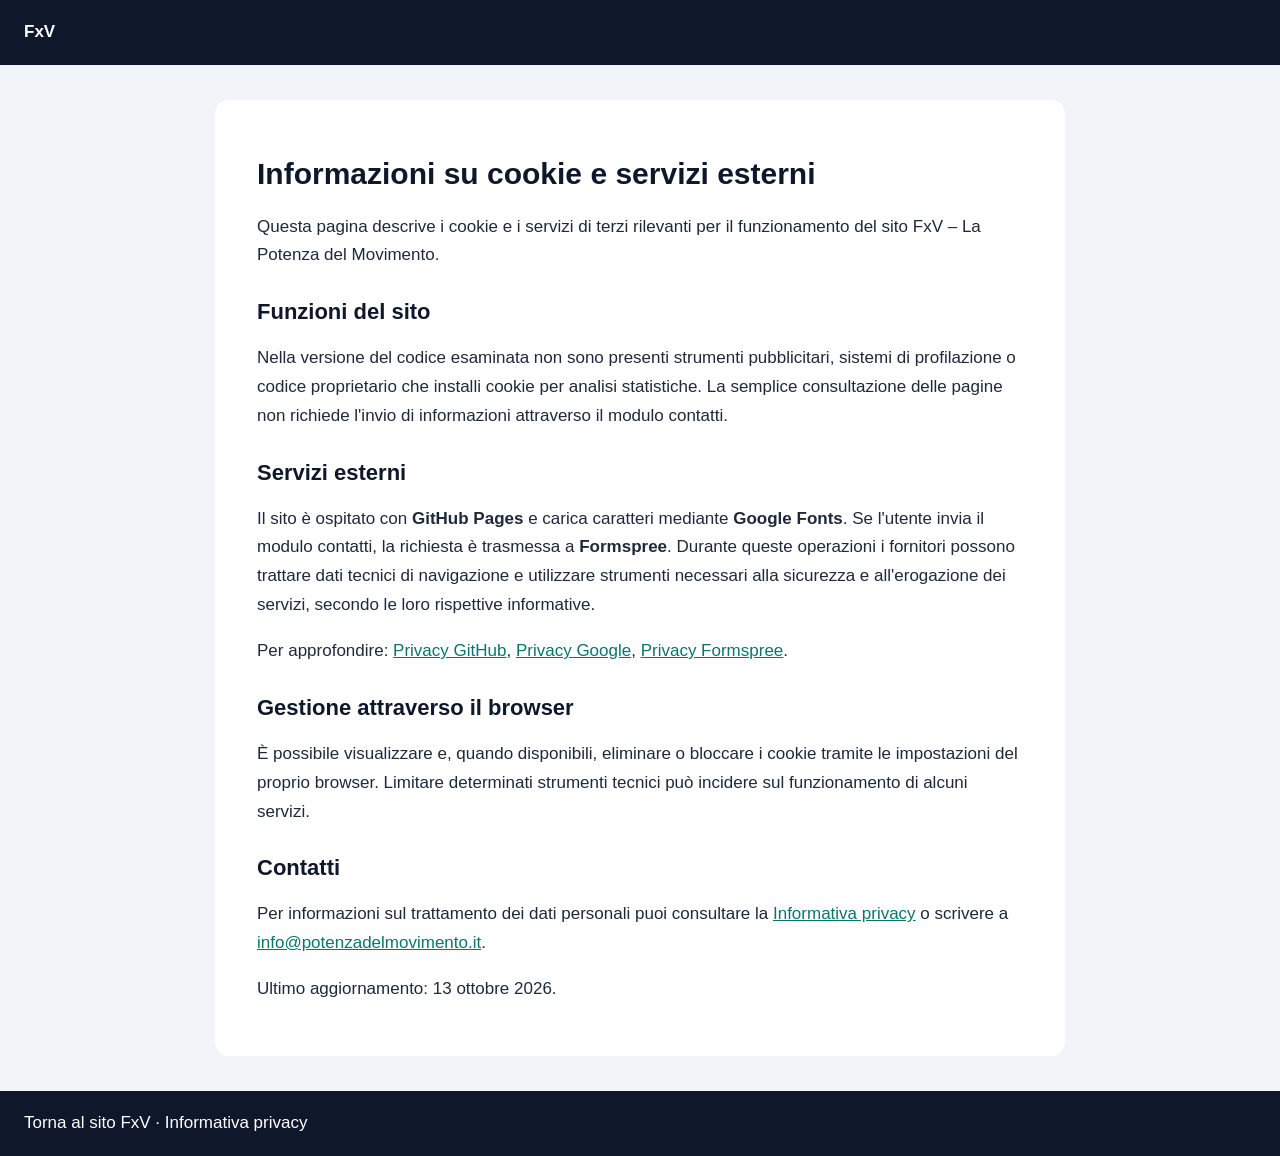
<file: cookie.html>
<!DOCTYPE html>
<html lang="it">
<head>
<meta charset="UTF-8"><meta name="viewport" content="width=device-width, initial-scale=1.0">
<title>Cookie e servizi esterni | FxV – La Potenza del Movimento</title>
<link rel="canonical" href="https://www.potenzadelmovimento.it/cookie.html">
<style>
*{box-sizing:border-box}body{margin:0;background:#F1F5F9;color:#1E293B;font:17px/1.7 Arial,Helvetica,sans-serif}header,footer{background:#0F172A;color:white;padding:18px 24px}header a,footer a{color:white;text-decoration:none}main{max-width:850px;margin:35px auto;padding:35px 42px;background:#fff;border-radius:14px}h1,h2{color:#0F172A;line-height:1.25}h1{font-size:30px}h2{margin-top:28px;font-size:22px}a{color:#08766d}@media(max-width:600px){main{margin:14px 12px 28px;padding:22px 18px}}
</style>
</head>
<body>
<header><a href="index.html"><strong>FxV</strong></a></header>
<main>
<h1>Informazioni su cookie e servizi esterni</h1>
<p>Questa pagina descrive i cookie e i servizi di terzi rilevanti per il funzionamento del sito FxV – La Potenza del Movimento.</p>
<h2>Funzioni del sito</h2>
<p>Nella versione del codice esaminata non sono presenti strumenti pubblicitari, sistemi di profilazione o codice proprietario che installi cookie per analisi statistiche. La semplice consultazione delle pagine non richiede l'invio di informazioni attraverso il modulo contatti.</p>
<h2>Servizi esterni</h2>
<p>Il sito è ospitato con <strong>GitHub Pages</strong> e carica caratteri mediante <strong>Google Fonts</strong>. Se l'utente invia il modulo contatti, la richiesta è trasmessa a <strong>Formspree</strong>. Durante queste operazioni i fornitori possono trattare dati tecnici di navigazione e utilizzare strumenti necessari alla sicurezza e all'erogazione dei servizi, secondo le loro rispettive informative.</p>
<p>Per approfondire: <a href="https://docs.github.com/en/site-policy/privacy-policies/github-general-privacy-statement" target="_blank" rel="noopener noreferrer">Privacy GitHub</a>, <a href="https://policies.google.com/privacy" target="_blank" rel="noopener noreferrer">Privacy Google</a>, <a href="https://formspree.io/legal/privacy-policy/" target="_blank" rel="noopener noreferrer">Privacy Formspree</a>.</p>
<h2>Gestione attraverso il browser</h2>
<p>È possibile visualizzare e, quando disponibili, eliminare o bloccare i cookie tramite le impostazioni del proprio browser. Limitare determinati strumenti tecnici può incidere sul funzionamento di alcuni servizi.</p>
<h2>Contatti</h2>
<p>Per informazioni sul trattamento dei dati personali puoi consultare la <a href="privacy.html">Informativa privacy</a> o scrivere a <a href="mailto:info@potenzadelmovimento.it">info@potenzadelmovimento.it</a>.</p>
<p>Ultimo aggiornamento: 13 ottobre 2026.</p>
</main>
<footer><a href="index.html">Torna al sito FxV</a> · <a href="privacy.html">Informativa privacy</a></footer>
</body></html>
</file>
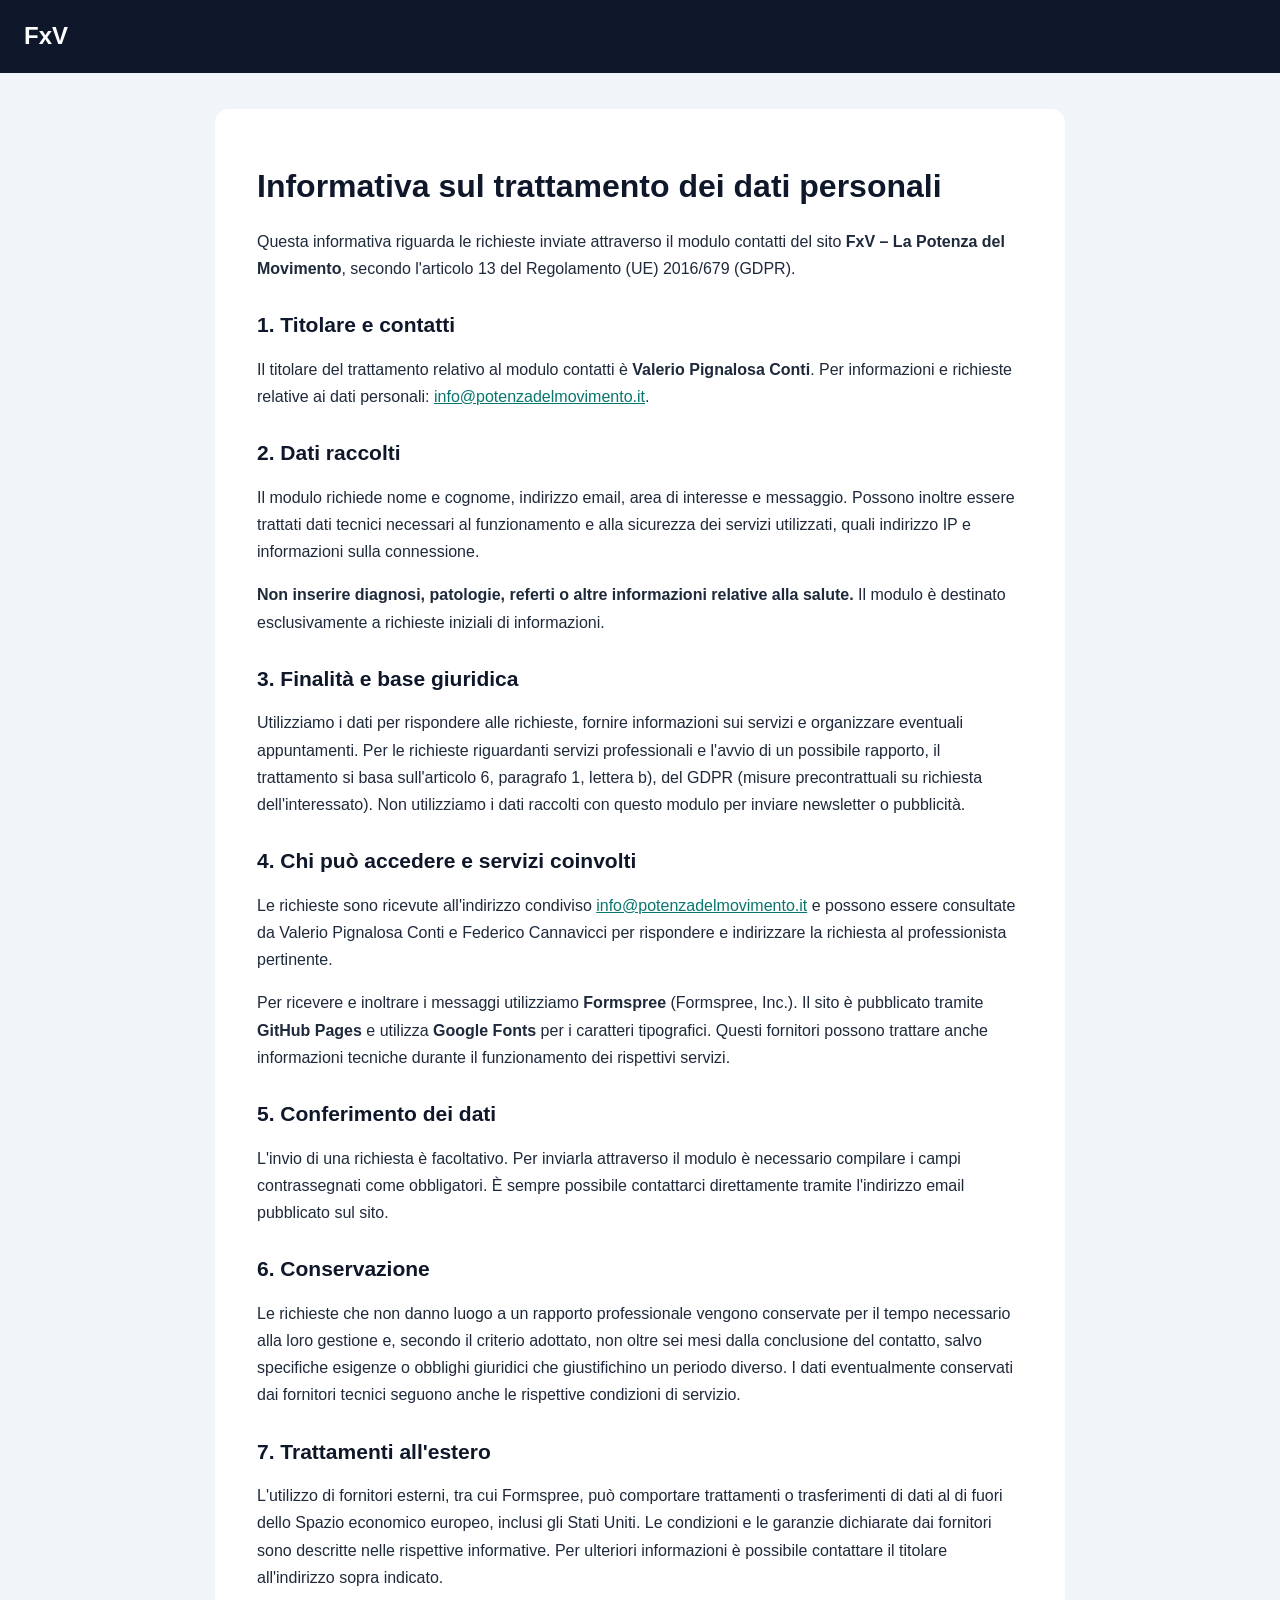
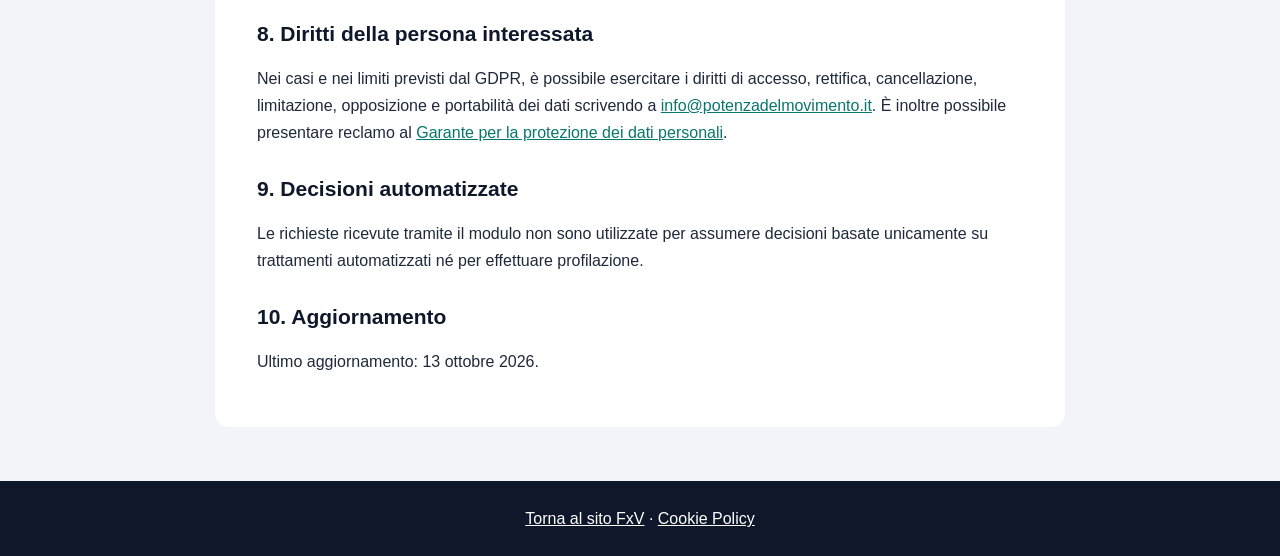
<file: privacy.html>
<!DOCTYPE html>
<html lang="it">
<head>
<meta charset="UTF-8">
<meta name="viewport" content="width=device-width, initial-scale=1.0">
<title>Informativa privacy | FxV – La Potenza del Movimento</title>
<link rel="canonical" href="https://www.potenzadelmovimento.it/privacy.html">
<meta name="robots" content="index,follow">
<style>
:root{--navy:#0F172A;--teal:#0D9488;--text:#1E293B;--bg:#F1F5F9}
*{box-sizing:border-box}body{margin:0;background:var(--bg);color:var(--text);font-family:Arial,Helvetica,sans-serif;line-height:1.7}
header{background:var(--navy);padding:16px 24px}header a{color:#fff;font-size:24px;font-weight:bold;text-decoration:none}
main{max-width:850px;margin:36px auto 54px;padding:36px 42px;background:white;border-radius:14px}
h1,h2{color:var(--navy);line-height:1.25}h1{font-size:32px}h2{margin-top:30px;font-size:21px}
a{color:#08766d}footer{text-align:center;padding:24px;background:var(--navy);color:white}footer a{color:#fff}
@media(max-width:600px){main{margin:15px 12px 32px;padding:24px 18px}h1{font-size:26px}}
</style>
</head>
<body>
<header><a href="index.html">FxV</a></header>
<main>
<h1>Informativa sul trattamento dei dati personali</h1>
<p>Questa informativa riguarda le richieste inviate attraverso il modulo contatti del sito <strong>FxV – La Potenza del Movimento</strong>, secondo l'articolo 13 del Regolamento (UE) 2016/679 (GDPR).</p>
<h2>1. Titolare e contatti</h2>
<p>Il titolare del trattamento relativo al modulo contatti è <strong>Valerio Pignalosa Conti</strong>. Per informazioni e richieste relative ai dati personali: <a href="mailto:info@potenzadelmovimento.it">info@potenzadelmovimento.it</a>.</p>
<h2>2. Dati raccolti</h2>
<p>Il modulo richiede nome e cognome, indirizzo email, area di interesse e messaggio. Possono inoltre essere trattati dati tecnici necessari al funzionamento e alla sicurezza dei servizi utilizzati, quali indirizzo IP e informazioni sulla connessione.</p>
<p><strong>Non inserire diagnosi, patologie, referti o altre informazioni relative alla salute.</strong> Il modulo è destinato esclusivamente a richieste iniziali di informazioni.</p>
<h2>3. Finalità e base giuridica</h2>
<p>Utilizziamo i dati per rispondere alle richieste, fornire informazioni sui servizi e organizzare eventuali appuntamenti. Per le richieste riguardanti servizi professionali e l'avvio di un possibile rapporto, il trattamento si basa sull'articolo 6, paragrafo 1, lettera b), del GDPR (misure precontrattuali su richiesta dell'interessato). Non utilizziamo i dati raccolti con questo modulo per inviare newsletter o pubblicità.</p>
<h2>4. Chi può accedere e servizi coinvolti</h2>
<p>Le richieste sono ricevute all'indirizzo condiviso <a href="mailto:info@potenzadelmovimento.it">info@potenzadelmovimento.it</a> e possono essere consultate da Valerio Pignalosa Conti e Federico Cannavicci per rispondere e indirizzare la richiesta al professionista pertinente.</p>
<p>Per ricevere e inoltrare i messaggi utilizziamo <strong>Formspree</strong> (Formspree, Inc.). Il sito è pubblicato tramite <strong>GitHub Pages</strong> e utilizza <strong>Google Fonts</strong> per i caratteri tipografici. Questi fornitori possono trattare anche informazioni tecniche durante il funzionamento dei rispettivi servizi.</p>
<h2>5. Conferimento dei dati</h2>
<p>L'invio di una richiesta è facoltativo. Per inviarla attraverso il modulo è necessario compilare i campi contrassegnati come obbligatori. È sempre possibile contattarci direttamente tramite l'indirizzo email pubblicato sul sito.</p>
<h2>6. Conservazione</h2>
<p>Le richieste che non danno luogo a un rapporto professionale vengono conservate per il tempo necessario alla loro gestione e, secondo il criterio adottato, non oltre sei mesi dalla conclusione del contatto, salvo specifiche esigenze o obblighi giuridici che giustifichino un periodo diverso. I dati eventualmente conservati dai fornitori tecnici seguono anche le rispettive condizioni di servizio.</p>
<h2>7. Trattamenti all'estero</h2>
<p>L'utilizzo di fornitori esterni, tra cui Formspree, può comportare trattamenti o trasferimenti di dati al di fuori dello Spazio economico europeo, inclusi gli Stati Uniti. Le condizioni e le garanzie dichiarate dai fornitori sono descritte nelle rispettive informative. Per ulteriori informazioni è possibile contattare il titolare all'indirizzo sopra indicato.</p>
<h2>8. Diritti della persona interessata</h2>
<p>Nei casi e nei limiti previsti dal GDPR, è possibile esercitare i diritti di accesso, rettifica, cancellazione, limitazione, opposizione e portabilità dei dati scrivendo a <a href="mailto:info@potenzadelmovimento.it">info@potenzadelmovimento.it</a>. È inoltre possibile presentare reclamo al <a href="https://www.garanteprivacy.it/" target="_blank" rel="noopener noreferrer">Garante per la protezione dei dati personali</a>.</p>
<h2>9. Decisioni automatizzate</h2>
<p>Le richieste ricevute tramite il modulo non sono utilizzate per assumere decisioni basate unicamente su trattamenti automatizzati né per effettuare profilazione.</p>
<h2>10. Aggiornamento</h2>
<p>Ultimo aggiornamento: 13 ottobre 2026.</p>
</main>
<footer><a href="index.html">Torna al sito FxV</a> · <a href="cookie.html">Cookie Policy</a></footer>
</body>
</html>
</file>
